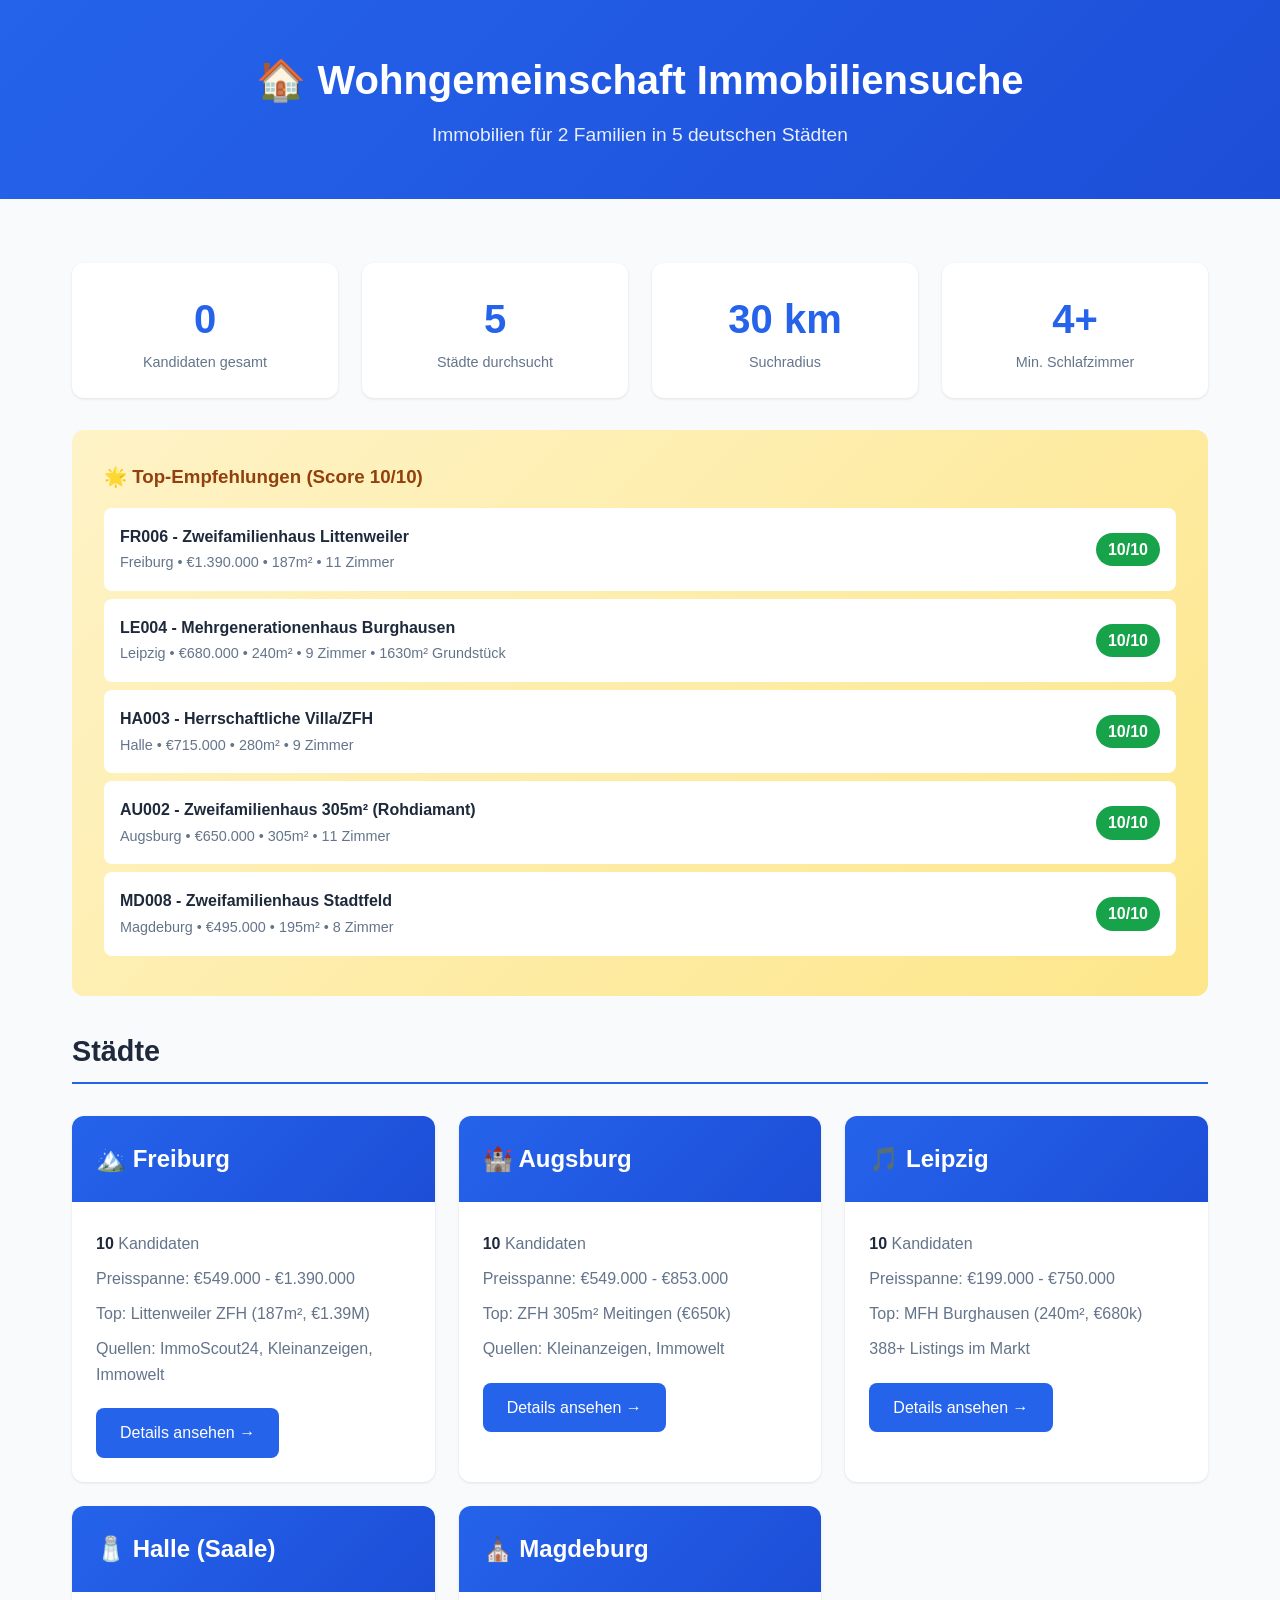
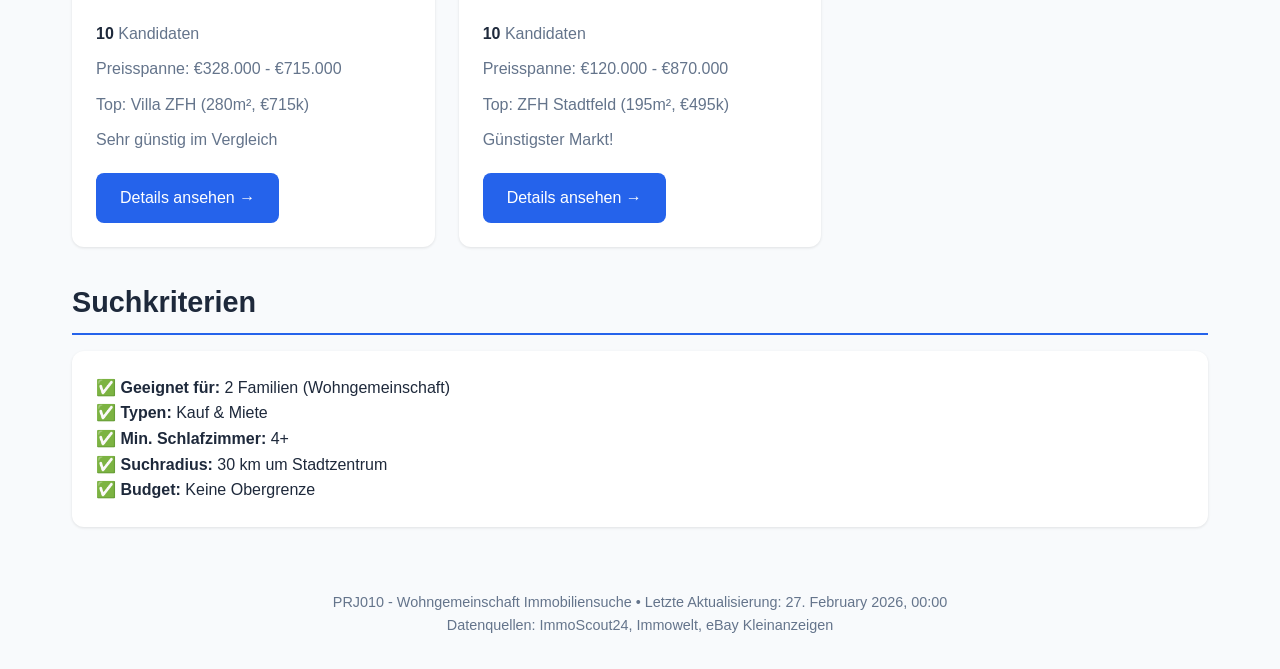
<file: docs/index.html>
<!DOCTYPE html>
<html lang="de">
<head>
    <meta charset="UTF-8">
    <meta name="viewport" content="width=device-width, initial-scale=1.0">
    <title>PRJ010 - Wohngemeinschaft Immobiliensuche</title>
    <style>
        :root {
            --primary: #2563eb;
            --primary-dark: #1d4ed8;
            --success: #16a34a;
            --bg: #f8fafc;
            --card-bg: #ffffff;
            --text: #1e293b;
            --text-muted: #64748b;
            --border: #e2e8f0;
        }
        * { box-sizing: border-box; margin: 0; padding: 0; }
        body {
            font-family: -apple-system, BlinkMacSystemFont, 'Segoe UI', Roboto, sans-serif;
            background: var(--bg);
            color: var(--text);
            line-height: 1.6;
        }
        .container { max-width: 1200px; margin: 0 auto; padding: 2rem; }
        header {
            background: linear-gradient(135deg, var(--primary) 0%, var(--primary-dark) 100%);
            color: white;
            padding: 3rem 2rem;
            text-align: center;
        }
        header h1 { font-size: 2.5rem; margin-bottom: 0.5rem; }
        header p { opacity: 0.9; font-size: 1.2rem; }
        .stats {
            display: grid;
            grid-template-columns: repeat(auto-fit, minmax(200px, 1fr));
            gap: 1.5rem;
            margin: 2rem 0;
        }
        .stat-card {
            background: var(--card-bg);
            padding: 1.5rem;
            border-radius: 12px;
            text-align: center;
            box-shadow: 0 1px 3px rgba(0,0,0,0.1);
        }
        .stat-card .number { font-size: 2.5rem; font-weight: 700; color: var(--primary); }
        .stat-card .label { color: var(--text-muted); font-size: 0.9rem; }
        .cities-grid {
            display: grid;
            grid-template-columns: repeat(auto-fit, minmax(300px, 1fr));
            gap: 1.5rem;
            margin: 2rem 0;
        }
        .city-card {
            background: var(--card-bg);
            border-radius: 12px;
            overflow: hidden;
            box-shadow: 0 1px 3px rgba(0,0,0,0.1);
            transition: transform 0.2s, box-shadow 0.2s;
        }
        .city-card:hover {
            transform: translateY(-4px);
            box-shadow: 0 12px 24px rgba(0,0,0,0.1);
        }
        .city-card-header {
            background: linear-gradient(135deg, var(--primary) 0%, var(--primary-dark) 100%);
            color: white;
            padding: 1.5rem;
        }
        .city-card-header h2 { font-size: 1.5rem; }
        .city-card-body { padding: 1.5rem; }
        .city-card-body ul { list-style: none; margin-bottom: 1rem; }
        .city-card-body li { padding: 0.3rem 0; color: var(--text-muted); }
        .city-card-body li strong { color: var(--text); }
        .btn {
            display: inline-block;
            background: var(--primary);
            color: white;
            padding: 0.75rem 1.5rem;
            border-radius: 8px;
            text-decoration: none;
            font-weight: 500;
            transition: background 0.2s;
        }
        .btn:hover { background: var(--primary-dark); }
        .btn-outline {
            background: transparent;
            border: 2px solid var(--primary);
            color: var(--primary);
        }
        .btn-outline:hover { background: var(--primary); color: white; }
        .section-title {
            font-size: 1.8rem;
            margin: 2rem 0 1rem;
            padding-bottom: 0.5rem;
            border-bottom: 2px solid var(--primary);
        }
        .top-picks {
            background: linear-gradient(135deg, #fef3c7 0%, #fde68a 100%);
            border-radius: 12px;
            padding: 2rem;
            margin: 2rem 0;
        }
        .top-picks h3 { color: #92400e; margin-bottom: 1rem; }
        .pick-item {
            background: white;
            border-radius: 8px;
            padding: 1rem;
            margin-bottom: 0.5rem;
            display: flex;
            justify-content: space-between;
            align-items: center;
        }
        .pick-item .city { color: var(--text-muted); font-size: 0.9rem; }
        .pick-item .score { 
            background: var(--success);
            color: white;
            padding: 0.25rem 0.75rem;
            border-radius: 999px;
            font-weight: 600;
        }
        footer {
            text-align: center;
            padding: 2rem;
            color: var(--text-muted);
            font-size: 0.9rem;
        }
        @media (max-width: 640px) {
            header h1 { font-size: 1.8rem; }
            .container { padding: 1rem; }
        }
    </style>
</head>
<body>
    <header>
        <h1>🏠 Wohngemeinschaft Immobiliensuche</h1>
        <p>Immobilien für 2 Familien in 5 deutschen Städten</p>
    </header>

    <div class="container">
        <div class="stats">
            <div class="stat-card">
                <div class="number">0</div>
                <div class="label">Kandidaten gesamt</div>
            </div>
            <div class="stat-card">
                <div class="number">5</div>
                <div class="label">Städte durchsucht</div>
            </div>
            <div class="stat-card">
                <div class="number">30 km</div>
                <div class="label">Suchradius</div>
            </div>
            <div class="stat-card">
                <div class="number">4+</div>
                <div class="label">Min. Schlafzimmer</div>
            </div>
        </div>

        <div class="top-picks">
            <h3>🌟 Top-Empfehlungen (Score 10/10)</h3>
            <div class="pick-item">
                <div>
                    <strong>FR006 - Zweifamilienhaus Littenweiler</strong><br>
                    <span class="city">Freiburg • €1.390.000 • 187m² • 11 Zimmer</span>
                </div>
                <span class="score">10/10</span>
            </div>
            <div class="pick-item">
                <div>
                    <strong>LE004 - Mehrgenerationenhaus Burghausen</strong><br>
                    <span class="city">Leipzig • €680.000 • 240m² • 9 Zimmer • 1630m² Grundstück</span>
                </div>
                <span class="score">10/10</span>
            </div>
            <div class="pick-item">
                <div>
                    <strong>HA003 - Herrschaftliche Villa/ZFH</strong><br>
                    <span class="city">Halle • €715.000 • 280m² • 9 Zimmer</span>
                </div>
                <span class="score">10/10</span>
            </div>
            <div class="pick-item">
                <div>
                    <strong>AU002 - Zweifamilienhaus 305m² (Rohdiamant)</strong><br>
                    <span class="city">Augsburg • €650.000 • 305m² • 11 Zimmer</span>
                </div>
                <span class="score">10/10</span>
            </div>
            <div class="pick-item">
                <div>
                    <strong>MD008 - Zweifamilienhaus Stadtfeld</strong><br>
                    <span class="city">Magdeburg • €495.000 • 195m² • 8 Zimmer</span>
                </div>
                <span class="score">10/10</span>
            </div>
        </div>

        <h2 class="section-title">Städte</h2>
        <div class="cities-grid">
            <div class="city-card">
                <div class="city-card-header">
                    <h2>🏔️ Freiburg</h2>
                </div>
                <div class="city-card-body">
                    <ul>
                        <li><strong>10</strong> Kandidaten</li>
                        <li>Preisspanne: €549.000 - €1.390.000</li>
                        <li>Top: Littenweiler ZFH (187m², €1.39M)</li>
                        <li>Quellen: ImmoScout24, Kleinanzeigen, Immowelt</li>
                    </ul>
                    <a href="freiburg.html" class="btn">Details ansehen →</a>
                </div>
            </div>

            <div class="city-card">
                <div class="city-card-header">
                    <h2>🏰 Augsburg</h2>
                </div>
                <div class="city-card-body">
                    <ul>
                        <li><strong>10</strong> Kandidaten</li>
                        <li>Preisspanne: €549.000 - €853.000</li>
                        <li>Top: ZFH 305m² Meitingen (€650k)</li>
                        <li>Quellen: Kleinanzeigen, Immowelt</li>
                    </ul>
                    <a href="augsburg.html" class="btn">Details ansehen →</a>
                </div>
            </div>

            <div class="city-card">
                <div class="city-card-header">
                    <h2>🎵 Leipzig</h2>
                </div>
                <div class="city-card-body">
                    <ul>
                        <li><strong>10</strong> Kandidaten</li>
                        <li>Preisspanne: €199.000 - €750.000</li>
                        <li>Top: MFH Burghausen (240m², €680k)</li>
                        <li>388+ Listings im Markt</li>
                    </ul>
                    <a href="leipzig.html" class="btn">Details ansehen →</a>
                </div>
            </div>

            <div class="city-card">
                <div class="city-card-header">
                    <h2>🧂 Halle (Saale)</h2>
                </div>
                <div class="city-card-body">
                    <ul>
                        <li><strong>10</strong> Kandidaten</li>
                        <li>Preisspanne: €328.000 - €715.000</li>
                        <li>Top: Villa ZFH (280m², €715k)</li>
                        <li>Sehr günstig im Vergleich</li>
                    </ul>
                    <a href="halle.html" class="btn">Details ansehen →</a>
                </div>
            </div>

            <div class="city-card">
                <div class="city-card-header">
                    <h2>⛪ Magdeburg</h2>
                </div>
                <div class="city-card-body">
                    <ul>
                        <li><strong>10</strong> Kandidaten</li>
                        <li>Preisspanne: €120.000 - €870.000</li>
                        <li>Top: ZFH Stadtfeld (195m², €495k)</li>
                        <li>Günstigster Markt!</li>
                    </ul>
                    <a href="magdeburg.html" class="btn">Details ansehen →</a>
                </div>
            </div>
        </div>

        <h2 class="section-title">Suchkriterien</h2>
        <div class="stat-card" style="text-align: left;">
            <ul style="list-style: none;">
                <li>✅ <strong>Geeignet für:</strong> 2 Familien (Wohngemeinschaft)</li>
                <li>✅ <strong>Typen:</strong> Kauf & Miete</li>
                <li>✅ <strong>Min. Schlafzimmer:</strong> 4+</li>
                <li>✅ <strong>Suchradius:</strong> 30 km um Stadtzentrum</li>
                <li>✅ <strong>Budget:</strong> Keine Obergrenze</li>
            </ul>
        </div>
    </div>

    <footer>
        <p>PRJ010 - Wohngemeinschaft Immobiliensuche • Letzte Aktualisierung: <span id="lastUpdate">wird geladen...</span></p>
        <p>Datenquellen: ImmoScout24, Immowelt, eBay Kleinanzeigen</p>
        <script>
            // Update timestamp - will be enhanced by update_html_v3.py
            document.getElementById('lastUpdate').textContent = '27. February 2026, 00:00';
        </script>
    </footer>
</body>
</html>
</file>
